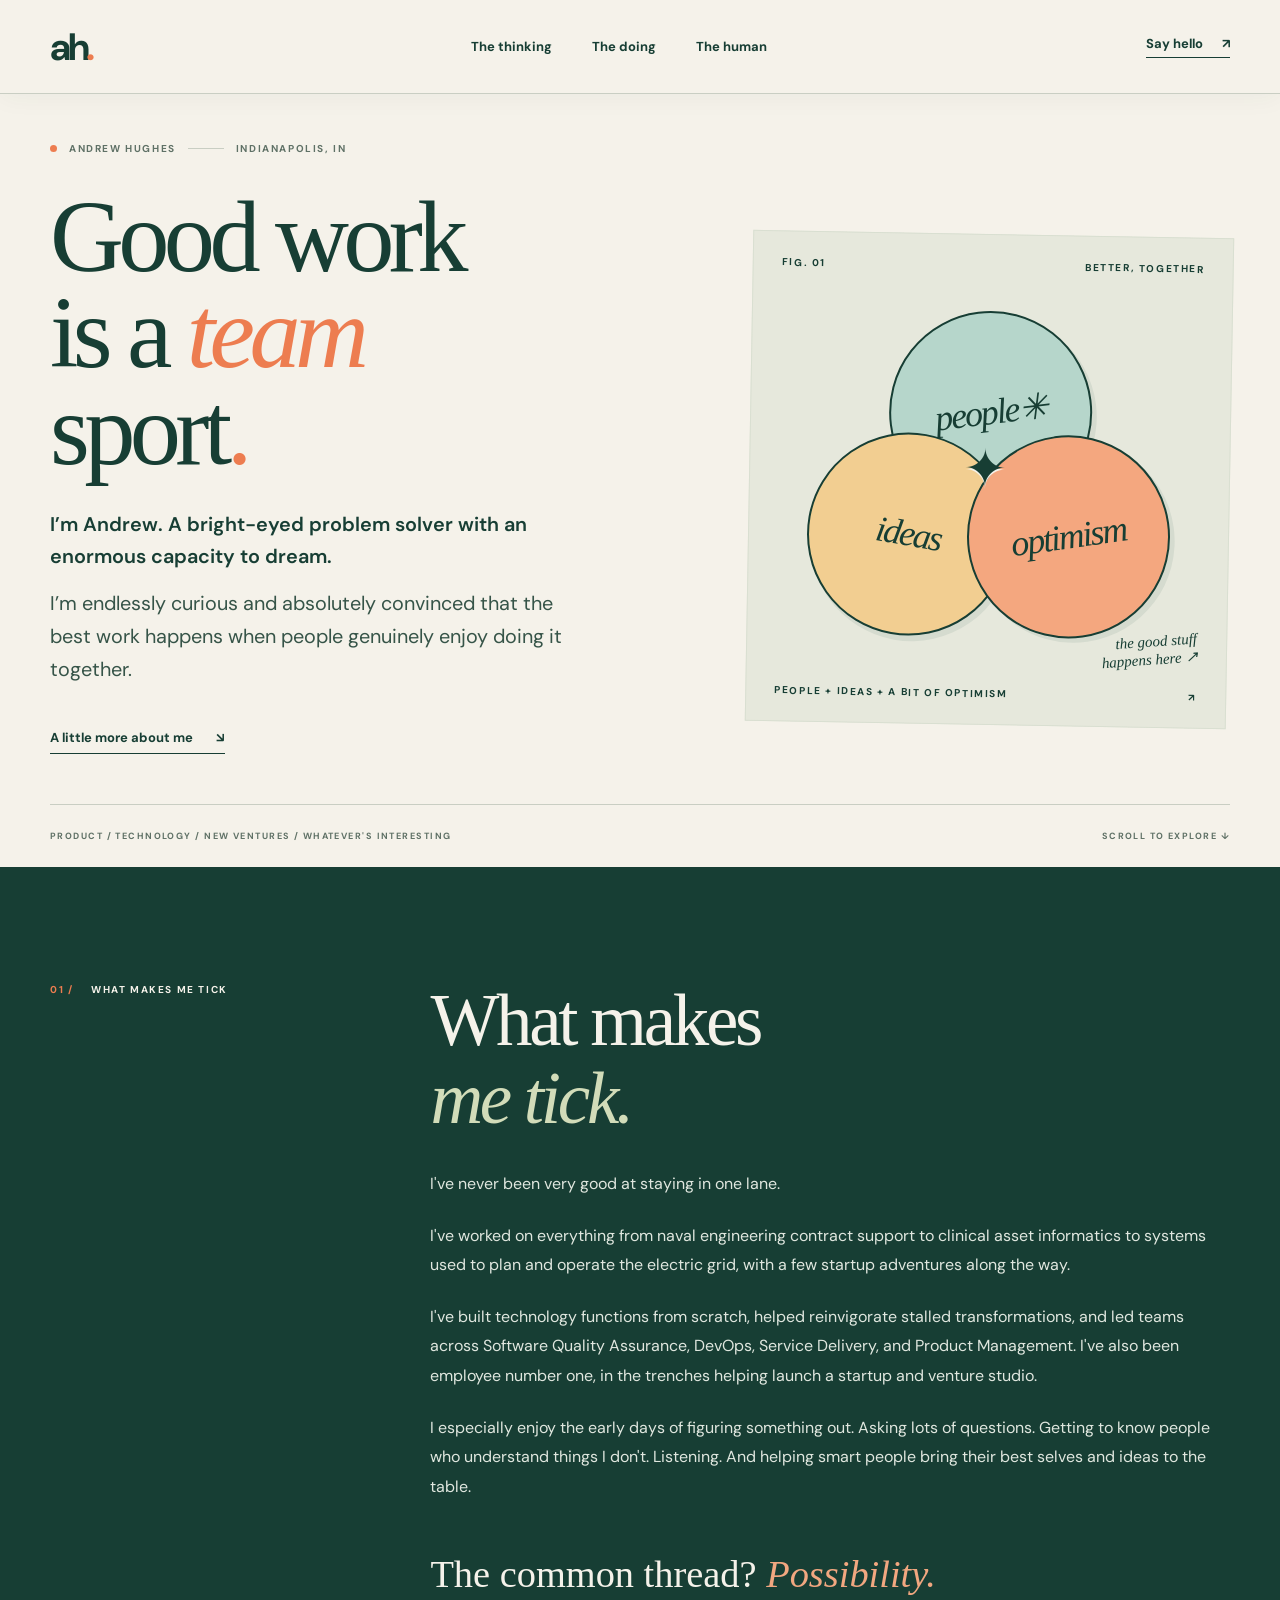
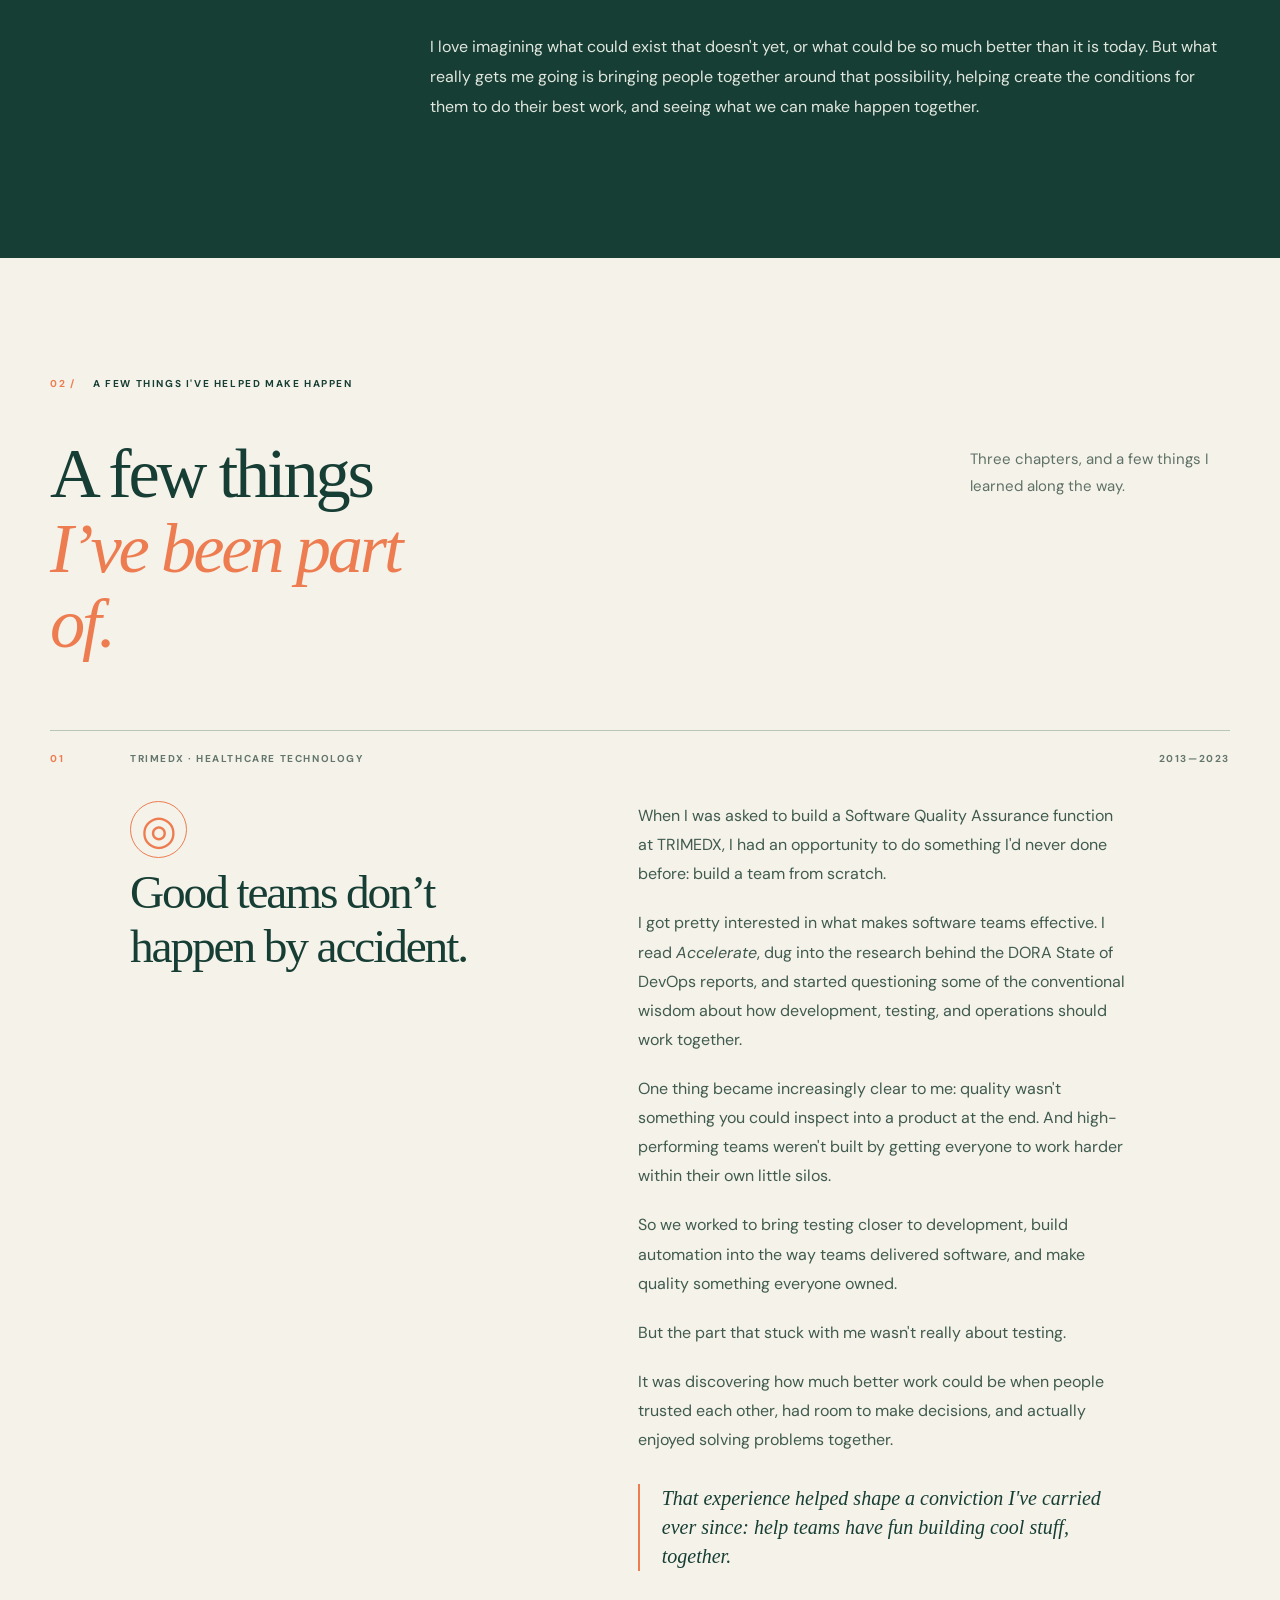
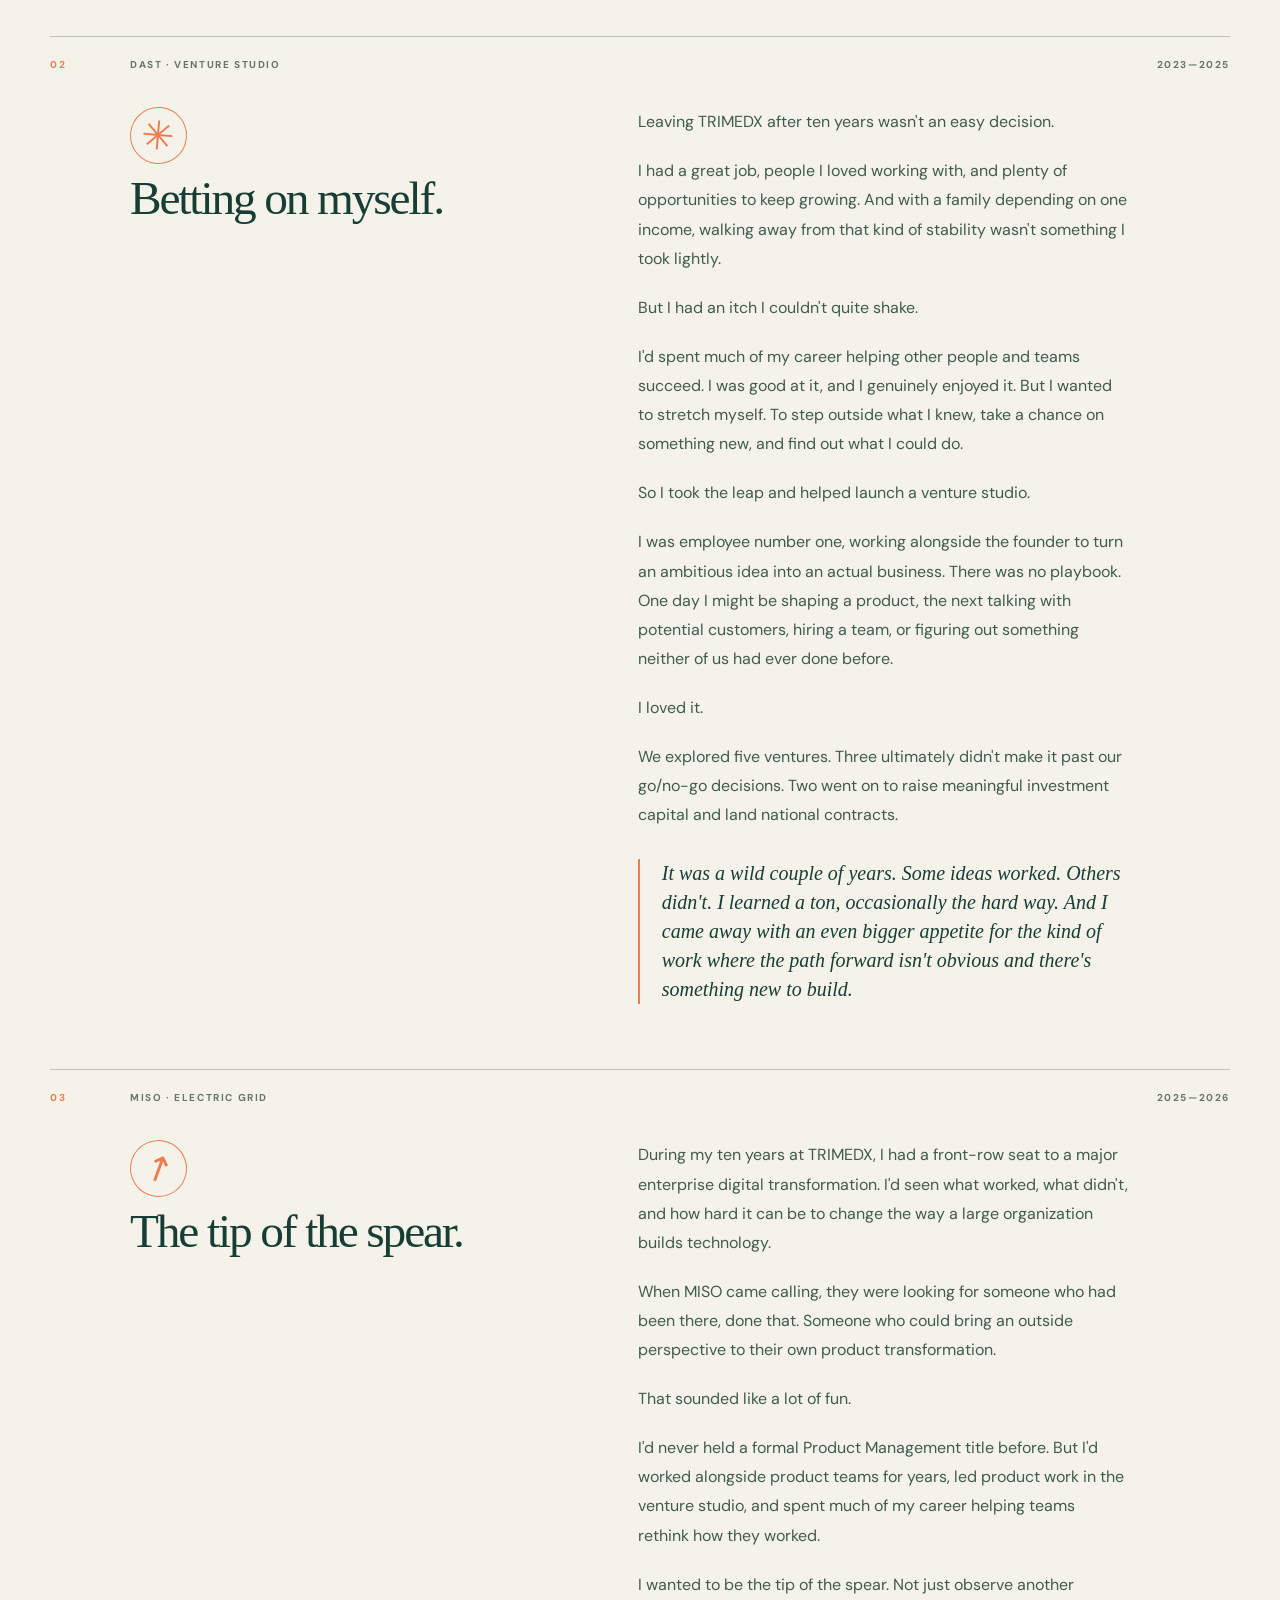
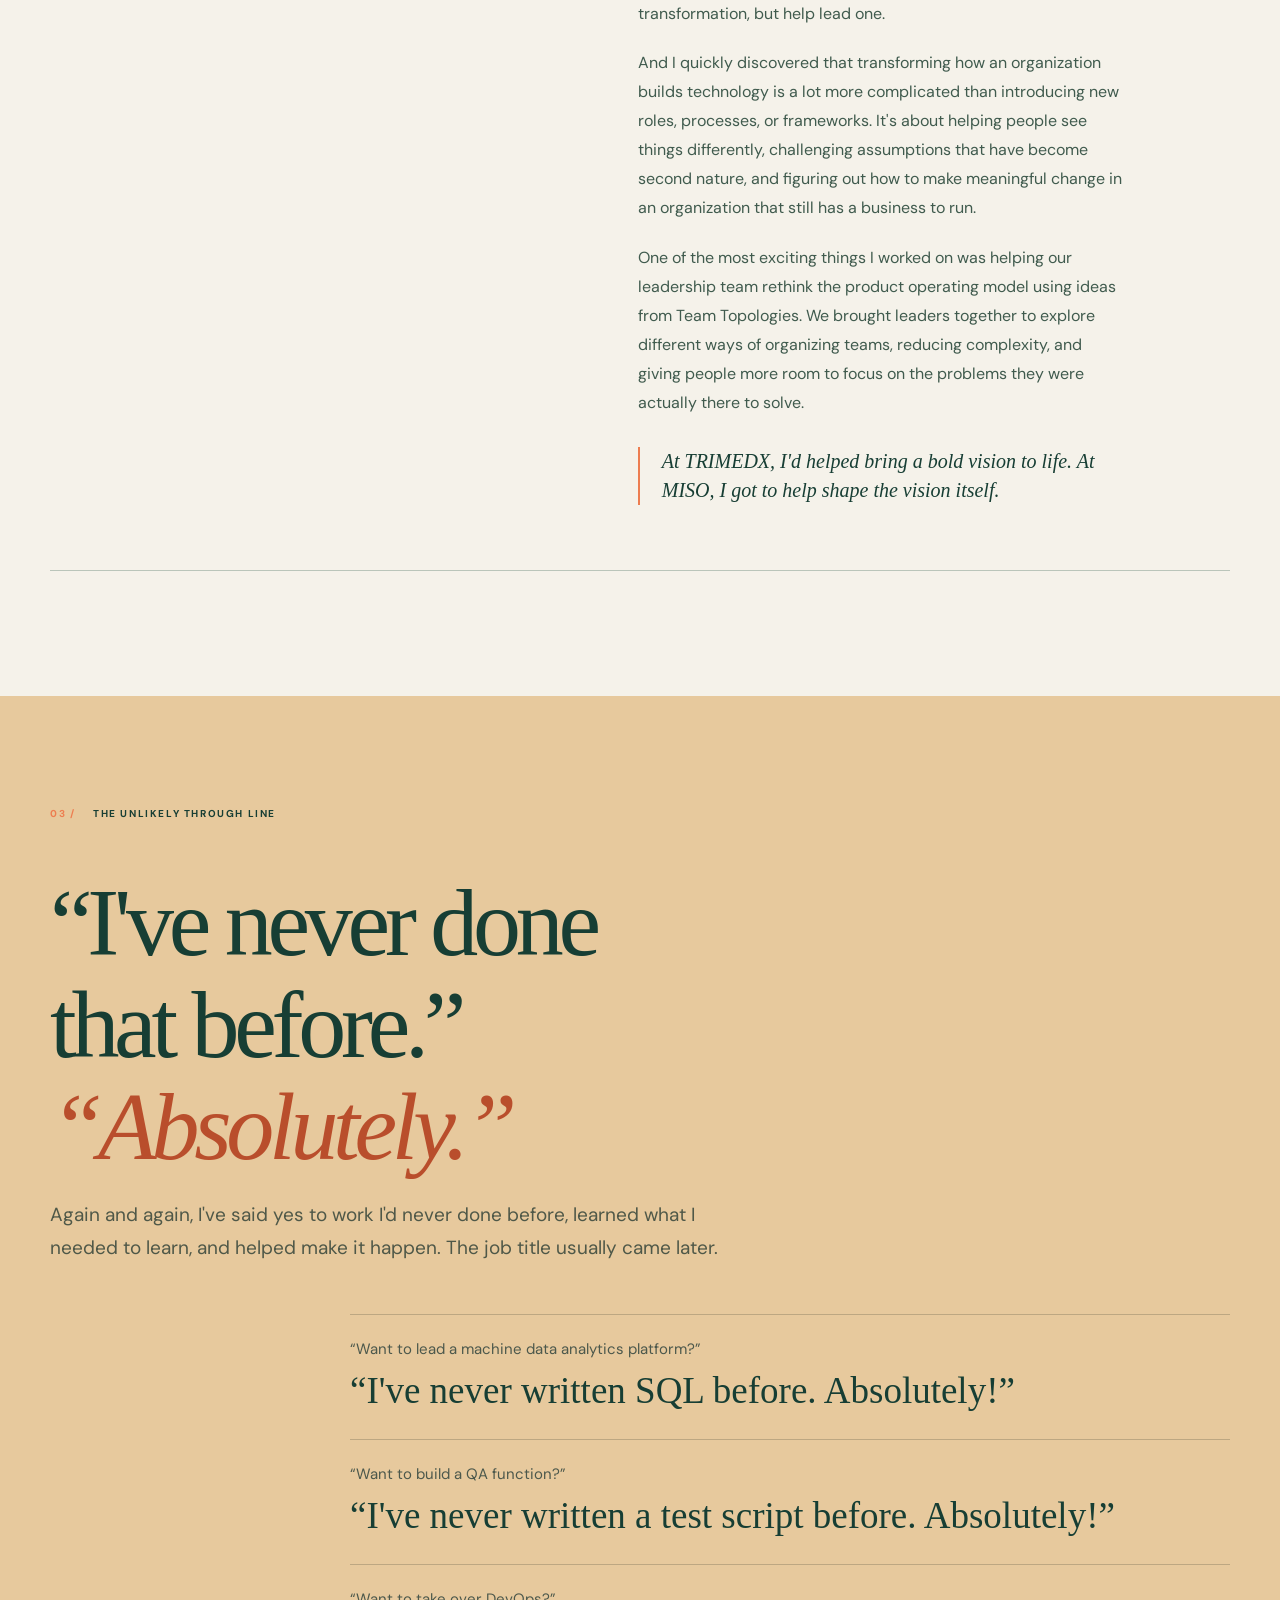
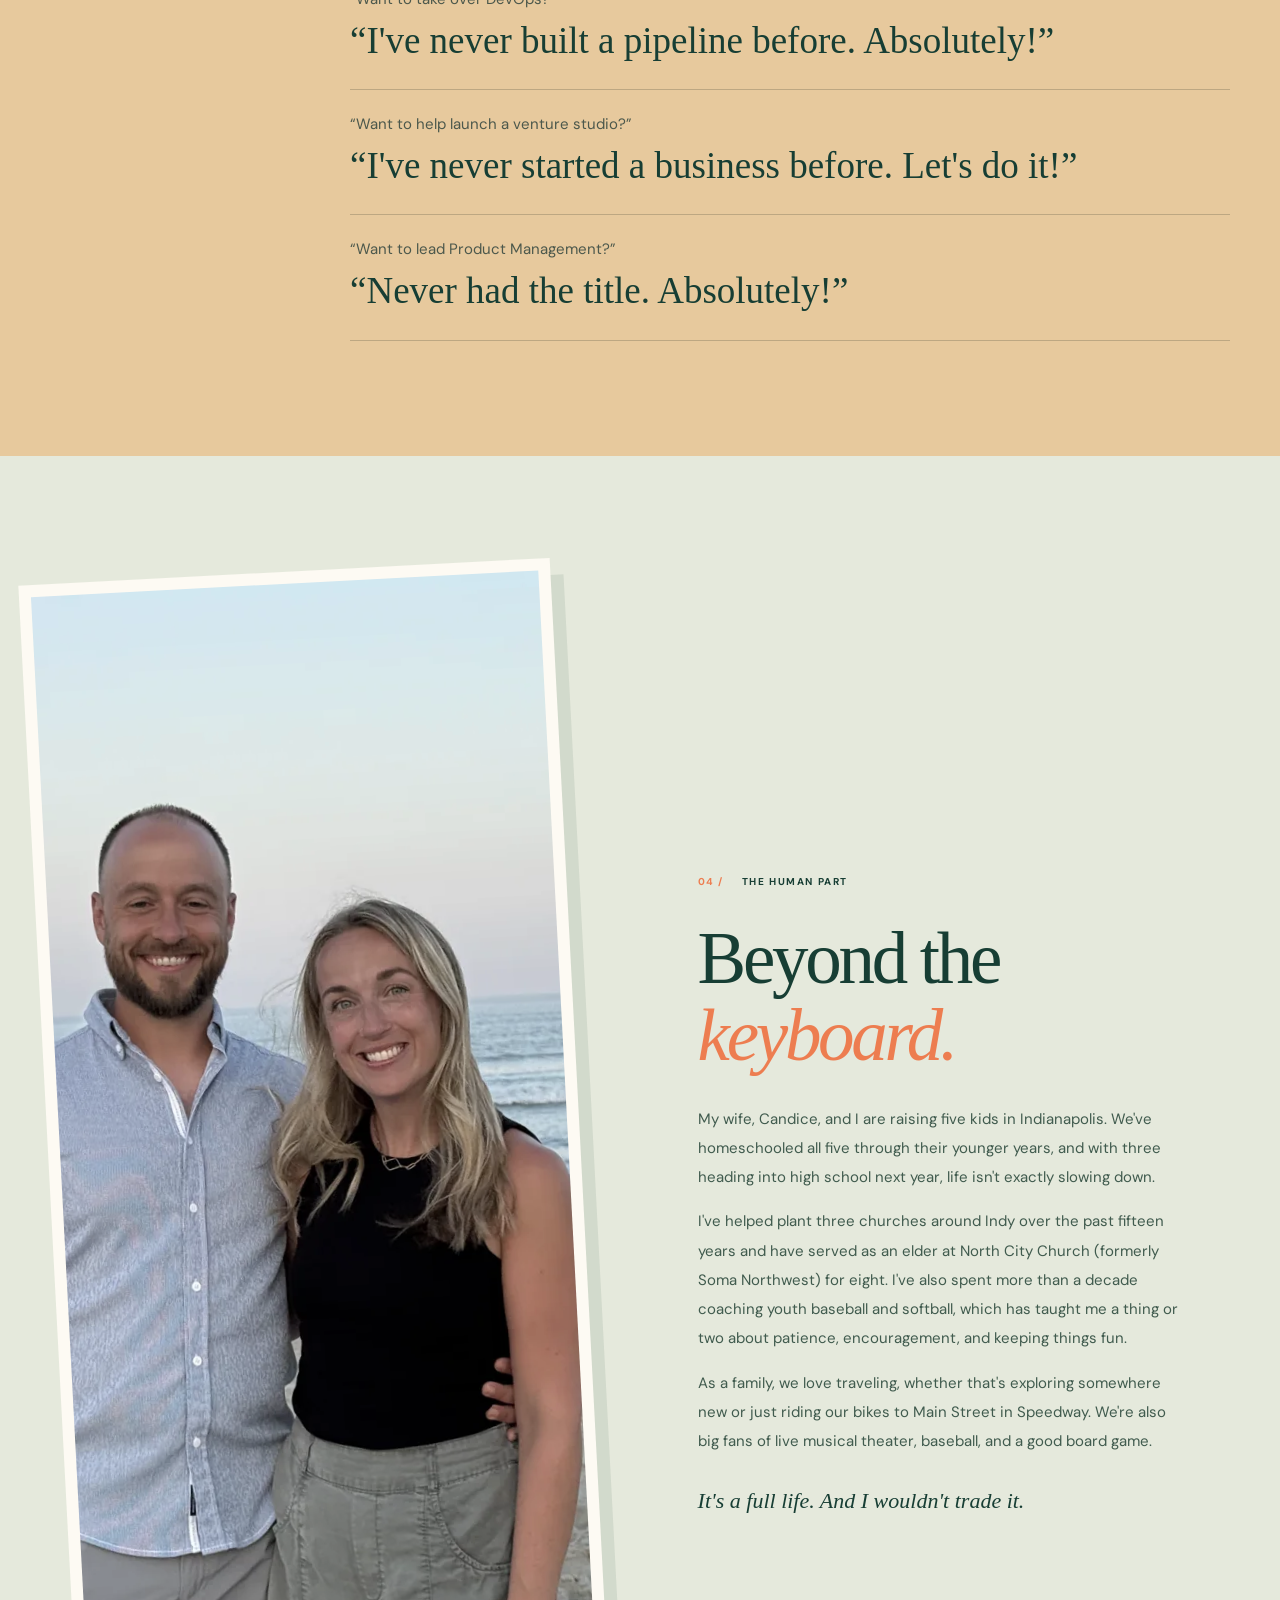
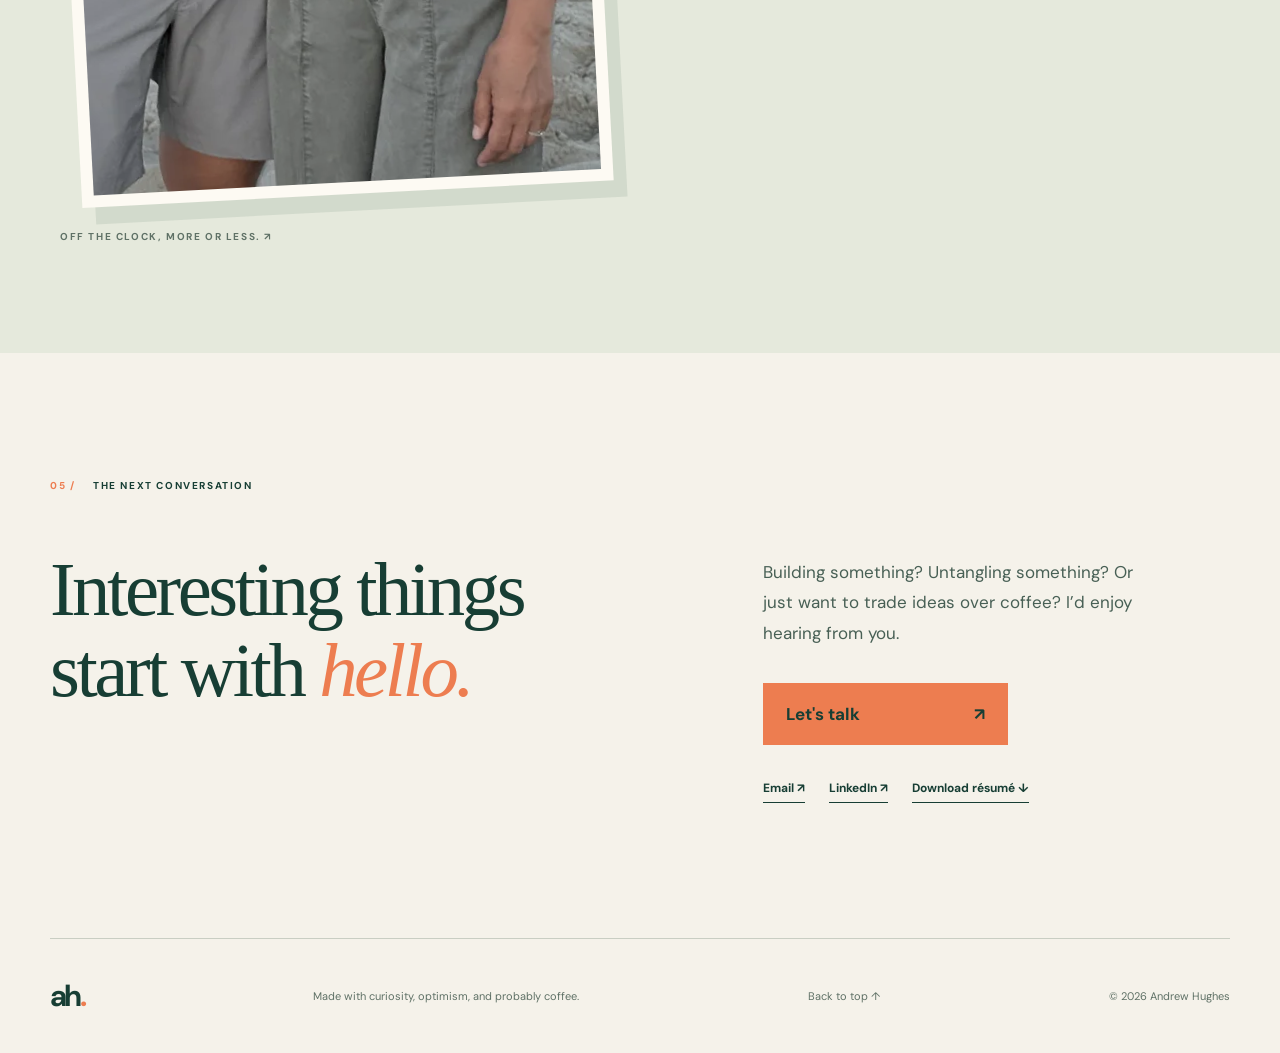
<file: hiimandrew-github-upload/index.html>
<!DOCTYPE html>

<html lang="en">
<head>
<meta charset="utf-8"/>
<meta content="width=device-width, initial-scale=1" name="viewport"/>
<meta content="#f5f2ea" name="theme-color"/>
<meta content="Andrew Hughes brings people together to solve interesting problems across product, technology, and new ventures. And tries to make the work fun along the way." name="description"/>
<meta content="website" property="og:type"/>
<meta content="Andrew Hughes — Good work is a team sport." property="og:title"/>
<meta content="I help teams have fun building cool stuff, together." property="og:description"/>
<meta content="assets/og-card.svg" property="og:image"/>
<title>Andrew Hughes — Good work is a team sport.</title>
<link href="assets/favicon.svg" rel="icon" type="image/svg+xml"/>
<link href="https://fonts.googleapis.com" rel="preconnect"/>
<link crossorigin="" href="https://fonts.gstatic.com" rel="preconnect"/>
<link href="https://fonts.googleapis.com/css2?family=DM+Sans:wght@400;500;600;700&amp;family=Fraunces:opsz,wght,SOFT,WONK@9..144,400,0,1;9..144,500,0,1;9..144,600,0,1&amp;display=swap" rel="stylesheet"/>
<link href="styles.css" rel="stylesheet"/>
<script defer="" src="script.js"></script>
<noscript><style>.yes-item{opacity:1;transform:none}</style></noscript></head>
<body>
<a class="skip" href="#main">Skip to content</a>
<header class="site-header" id="top">
<a aria-label="Andrew Hughes, home" class="wordmark" href="#top">ah<span class="orange-dot">.</span></a>
<nav aria-label="Main navigation" class="nav">
<a href="#about">The thinking</a>
<a href="#stories">The doing</a>
<a href="#human">The human</a>
</nav>
<a class="header-contact" href="mailto:andrewhhughes@gmail.com">Say hello <span aria-hidden="true">↗</span></a>
</header>
<main id="main">
<section aria-labelledby="hero-heading" class="hero section-wrap">
<div class="hero-kicker"><span aria-hidden="true" class="status-dot"></span> ANDREW HUGHES <span class="kicker-rule"></span> INDIANAPOLIS, IN</div>
<div class="hero-grid">
<div class="hero-copy">
<h1 id="hero-heading">Good work<br/>is a <em>team</em><br/>sport<span class="hero-period">.</span></h1>
<div class="hero-intro"><p>I’m Andrew. A bright-eyed problem solver with an enormous capacity to dream.</p><p>I’m endlessly curious and absolutely convinced that the best work happens when people genuinely enjoy doing it together.</p></div>
<a class="text-link hero-link" href="#about">A little more about me <span aria-hidden="true">↘</span></a>
</div>
<aside aria-label="A playful diagram of people, ideas, and optimism coming together" class="hero-art">
<div class="art-topline"><span>FIG. 01</span><span>BETTER, TOGETHER</span></div>
<div aria-label="Three playful overlapping circles labeled People, Ideas, and Optimism, coming together around a small spark" class="idea-art" role="img"><span class="idea-circle people">people<span aria-hidden="true" class="mini-star">✳</span></span><span class="idea-circle ideas">ideas</span><span class="idea-circle optimism">optimism</span><span aria-hidden="true" class="idea-spark">✦</span><span class="idea-note">the good stuff<br/>happens here ↗</span></div>
<div class="art-bottomline"><span>PEOPLE + IDEAS + A BIT OF OPTIMISM</span><span>↗</span></div>
</aside>
</div>
<div class="hero-footer"><span>PRODUCT / TECHNOLOGY / NEW VENTURES / WHATEVER'S INTERESTING</span><span>SCROLL TO EXPLORE ↓</span></div>
</section>
<section aria-labelledby="about-heading" class="manifesto" id="about">
<div class="section-wrap manifesto-inner">
<div class="section-label"><span class="section-number">01 /</span> WHAT MAKES ME TICK</div>
<div class="manifesto-copy"><h2 id="about-heading">What makes<br/><em>me tick.</em></h2><div class="manifesto-prose"><p>I've never been very good at staying in one lane.</p><p>I've worked on everything from naval engineering contract support to clinical asset informatics to systems used to plan and operate the electric grid, with a few startup adventures along the way.</p><p>I've built technology functions from scratch, helped reinvigorate stalled transformations, and led teams across Software Quality Assurance, DevOps, Service Delivery, and Product Management. I've also been employee number one, in the trenches helping launch a startup and venture studio.</p><p>I especially enjoy the early days of figuring something out. Asking lots of questions. Getting to know people who understand things I don't. Listening. And helping smart people bring their best selves and ideas to the table.</p><p class="thread">The common thread? <em>Possibility.</em></p><p>I love imagining what could exist that doesn't yet, or what could be so much better than it is today. But what really gets me going is bringing people together around that possibility, helping create the conditions for them to do their best work, and seeing what we can make happen together.</p></div></div>
</div>
</section>
<section aria-labelledby="stories-heading" class="stories section-wrap" id="stories">
<div class="section-head">
<div class="section-label"><span class="section-number">02 /</span> A FEW THINGS I'VE HELPED MAKE HAPPEN</div>
<h2 id="stories-heading">A few things<br/><em>I’ve been part of.</em></h2>
<p>Three chapters, and a few things I learned along the way.</p>
</div>
<div class="story-list">



<article class="story">
<div class="story-meta"><span class="story-index">01</span><span>TRIMEDX · HEALTHCARE TECHNOLOGY</span><span>2013—2023</span></div>
<div class="story-content"><div><div aria-hidden="true" class="story-symbol hands">◎</div><h3>Good teams don’t happen by accident.</h3></div><div class="story-body"><p>When I was asked to build a Software Quality Assurance function at TRIMEDX, I had an opportunity to do something I'd never done before: build a team from scratch.</p><p>I got pretty interested in what makes software teams effective. I read <em>Accelerate</em>, dug into the research behind the DORA State of DevOps reports, and started questioning some of the conventional wisdom about how development, testing, and operations should work together.</p><p>One thing became increasingly clear to me: quality wasn't something you could inspect into a product at the end. And high-performing teams weren't built by getting everyone to work harder within their own little silos.</p><p>So we worked to bring testing closer to development, build automation into the way teams delivered software, and make quality something everyone owned.</p><p>But the part that stuck with me wasn't really about testing.</p><p>It was discovering how much better work could be when people trusted each other, had room to make decisions, and actually enjoyed solving problems together.</p><p class="story-aside">That experience helped shape a conviction I've carried ever since: help teams have fun building cool stuff, together.</p></div></div>
</article><article class="story">
<div class="story-meta"><span class="story-index">02</span><span>DAST · VENTURE STUDIO</span><span>2023—2025</span></div>
<div class="story-content"><div><div aria-hidden="true" class="story-symbol bulb">✳</div><h3>Betting on myself.</h3></div><div class="story-body"><p>Leaving TRIMEDX after ten years wasn't an easy decision.</p><p>I had a great job, people I loved working with, and plenty of opportunities to keep growing. And with a family depending on one income, walking away from that kind of stability wasn't something I took lightly.</p><p>But I had an itch I couldn't quite shake.</p><p>I'd spent much of my career helping other people and teams succeed. I was good at it, and I genuinely enjoyed it. But I wanted to stretch myself. To step outside what I knew, take a chance on something new, and find out what I could do.</p><p>So I took the leap and helped launch a venture studio.</p><p>I was employee number one, working alongside the founder to turn an ambitious idea into an actual business. There was no playbook. One day I might be shaping a product, the next talking with potential customers, hiring a team, or figuring out something neither of us had ever done before.</p><p>I loved it.</p><p>We explored five ventures. Three ultimately didn't make it past our go/no-go decisions. Two went on to raise meaningful investment capital and land national contracts.</p><p class="story-aside">It was a wild couple of years. Some ideas worked. Others didn't. I learned a ton, occasionally the hard way. And I came away with an even bigger appetite for the kind of work where the path forward isn't obvious and there's something new to build.</p></div></div>
</article><article class="story">
<div class="story-meta"><span class="story-index">03</span><span>MISO · ELECTRIC GRID</span><span>2025—2026</span></div>
<div class="story-content"><div><div aria-hidden="true" class="story-symbol">↗</div><h3>The tip of the spear.</h3></div><div class="story-body"><p>During my ten years at TRIMEDX, I had a front-row seat to a major enterprise digital transformation. I'd seen what worked, what didn't, and how hard it can be to change the way a large organization builds technology.</p><p>When MISO came calling, they were looking for someone who had been there, done that. Someone who could bring an outside perspective to their own product transformation.</p><p>That sounded like a lot of fun.</p><p>I'd never held a formal Product Management title before. But I'd worked alongside product teams for years, led product work in the venture studio, and spent much of my career helping teams rethink how they worked.</p><p>I wanted to be the tip of the spear. Not just observe another transformation, but help lead one.</p><p>And I quickly discovered that transforming how an organization builds technology is a lot more complicated than introducing new roles, processes, or frameworks. It's about helping people see things differently, challenging assumptions that have become second nature, and figuring out how to make meaningful change in an organization that still has a business to run.</p><p>One of the most exciting things I worked on was helping our leadership team rethink the product operating model using ideas from Team Topologies. We brought leaders together to explore different ways of organizing teams, reducing complexity, and giving people more room to focus on the problems they were actually there to solve.</p><p class="story-aside">At TRIMEDX, I'd helped bring a bold vision to life. At MISO, I got to help shape the vision itself.</p></div></div>
</article></div>
</section>
<section aria-labelledby="absolutely-heading" class="absolutely"><div class="section-wrap"><div class="section-label"><span class="section-number">03 /</span> THE UNLIKELY THROUGH LINE</div><h2 id="absolutely-heading">“I've never done<br/>that before.”<br/><em>“Absolutely.”</em></h2><p class="absolutely-sub">Again and again, I've said yes to work I'd never done before, learned what I needed to learn, and helped make it happen. The job title usually came later.</p><div class="yes-list"><div class="yes-item"><p>“Want to lead a machine data analytics platform?”</p><strong>“I've never written SQL before. Absolutely!”</strong></div><div class="yes-item"><p>“Want to build a QA function?”</p><strong>“I've never written a test script before. Absolutely!”</strong></div><div class="yes-item"><p>“Want to take over DevOps?”</p><strong>“I've never built a pipeline before. Absolutely!”</strong></div><div class="yes-item"><p>“Want to help launch a venture studio?”</p><strong>“I've never started a business before. Let's do it!”</strong></div><div class="yes-item"><p>“Want to lead Product Management?”</p><strong>“Never had the title. Absolutely!”</strong></div></div></div></section><section aria-labelledby="human-heading" class="human" id="human">
<div class="section-wrap human-grid">
<div class="human-photo-block"><div class="photo-frame"><img alt="Andrew and Candice smiling together at the beach" height="1200" loading="lazy" src="assets/andrew-candice.webp" width="1600"/></div><span class="photo-caption">OFF THE CLOCK, MORE OR LESS. ↗</span></div>
<div class="human-content"><div class="section-label"><span class="section-number">04 /</span> THE HUMAN PART</div><h2 id="human-heading">Beyond the<br/><em>keyboard.</em></h2><p>My wife, Candice, and I are raising five kids in Indianapolis. We've homeschooled all five through their younger years, and with three heading into high school next year, life isn't exactly slowing down.</p><p>I've helped plant three churches around Indy over the past fifteen years and have served as an elder at North City Church (formerly Soma Northwest) for eight. I've also spent more than a decade coaching youth baseball and softball, which has taught me a thing or two about patience, encouragement, and keeping things fun.</p><p>As a family, we love traveling, whether that's exploring somewhere new or just riding our bikes to Main Street in Speedway. We're also big fans of live musical theater, baseball, and a good board game.</p><p class="handnote">It's a full life. And I wouldn't trade it.</p></div>
</div>
</section>
<section aria-labelledby="contact-heading" class="contact section-wrap" id="contact">
<div class="section-label"><span class="section-number">05 /</span> THE NEXT CONVERSATION</div>
<div class="contact-grid"><h2 id="contact-heading">Interesting things<br/>start with <em>hello.</em></h2><div class="contact-right"><p>Building something? Untangling something? Or just want to trade ideas over coffee? I’d enjoy hearing from you.</p><a class="email-cta" href="mailto:andrewhhughes@gmail.com?subject=Hello%2C%20Andrew">Let's talk <span aria-hidden="true">↗</span></a><div class="contact-links"><a href="mailto:andrewhhughes@gmail.com">Email ↗</a><a href="https://www.linkedin.com/in/andrewhhughes/" rel="noopener noreferrer" target="_blank">LinkedIn ↗</a><a download="" href="assets/Andrew-Hughes-Professional-Introduction.pdf">Download résumé ↓</a></div></div></div>
</section>
</main>
<footer class="footer section-wrap"><span class="footer-logo">ah<span class="orange-dot">.</span></span><p>Made with curiosity, optimism, and probably coffee.</p><a href="#top">Back to top ↑</a><span class="copyright">© <span id="year">2026</span> Andrew Hughes</span></footer>
</body>
</html>
</file>
<file: hiimandrew-github-upload/styles.css>
:root{--paper:#f5f2ea;--ink:#173e34;--green:#204e40;--orange:#ed7d50;--line:#c9cec3;--muted:#5f7166;--cream:#fdfaf3;--lime:#d8e0d0;--serif:'Fraunces',Georgia,serif;--sans:'DM Sans',Arial,sans-serif}*{box-sizing:border-box}html{scroll-behavior:smooth}body{margin:0;background:var(--paper);color:var(--ink);font-family:var(--sans);-webkit-font-smoothing:antialiased}::selection{background:#edab8c;color:#173e34}a{color:inherit}a:focus-visible{outline:2px solid var(--orange);outline-offset:5px}img{max-width:100%;display:block}.section-wrap{width:min(100% - 100px,1350px);margin-inline:auto}.skip{position:absolute;top:-70px;left:20px;z-index:100;background:white;padding:12px}.skip:focus{top:10px}.site-header{height:94px;display:flex;align-items:center;justify-content:space-between;border-bottom:1px solid var(--line);padding:0 max(50px,calc((100% - 1350px)/2));gap:32px}.wordmark,.footer-logo{text-decoration:none;letter-spacing:-.09em;font-weight:700;font-size:38px;line-height:1}.orange-dot{color:var(--orange)}.nav{display:flex;gap:40px}.nav a,.header-contact{font-size:13px;font-weight:700;text-decoration:none;transition:color .2s}.nav a:hover,.header-contact:hover{color:var(--orange)}.header-contact{border-bottom:1px solid currentColor;padding-bottom:5px}.header-contact span{margin-left:16px}.hero{padding-top:48px}.hero-kicker,.section-label,.hero-footer,.art-topline,.art-bottomline,.story-meta,.photo-caption{font-size:10px;font-weight:700;letter-spacing:.16em}.hero-kicker{display:flex;align-items:center;gap:12px;color:var(--muted)}.status-dot{width:7px;height:7px;background:var(--orange);border-radius:50%}.kicker-rule{width:36px;height:1px;background:var(--line)}.hero-grid{display:grid;grid-template-columns:1.16fr .84fr;gap:35px;min-height:590px;align-items:center}.hero-copy{padding:34px 0 50px}.hero h1{font-family:var(--serif);font-size:clamp(74px,8vw,132px);font-weight:500;letter-spacing:-.082em;line-height:.94;margin:0 0 30px}.hero h1 em,.manifesto h2 em,.section-head h2 em,.human h2 em,.contact h2 em{font-weight:400;color:var(--orange)}.hero-period{color:var(--orange)}.hero-philosophy{font-weight:700;font-size:clamp(17px,1.7vw,24px);letter-spacing:-.035em;margin:0 0 17px}.hero-summary{font-size:15px;line-height:1.8;max-width:510px;color:#3f594f;margin:0}.text-link{display:inline-flex;gap:23px;align-items:center;text-decoration:none;font-size:13px;font-weight:700;border-bottom:1px solid var(--ink);padding-bottom:7px}.hero-link{margin-top:30px}.text-link span{transition:transform .25s}.text-link:hover span{transform:translate(3px,3px)}.hero-art{aspect-ratio:.98;background:#e6e8dc;border:1px solid #d9dfd1;display:flex;flex-direction:column;justify-content:space-between;padding:24px 28px;transform:rotate(2deg);transition:transform .6s cubic-bezier(.2,.8,.2,1);max-width:505px;justify-self:end;width:100%}.hero-art:hover{transform:rotate(0)}.art-topline,.art-bottomline{display:flex;justify-content:space-between;gap:12px}.connection-art{width:100%;max-height:380px;color:var(--ink)}.art-rotate{transform-origin:220px 220px;animation:drift 15s ease-in-out infinite alternate}@keyframes drift{to{transform:rotate(14deg)}}.hero-footer{min-height:63px;display:flex;align-items:center;justify-content:space-between;gap:16px;border-top:1px solid var(--line);color:var(--muted);font-size:9px}.manifesto{background:var(--ink);color:var(--paper);padding:115px 0 115px}.manifesto-inner{display:grid;grid-template-columns:28% 1fr;gap:50px}.section-label{line-height:1.6}.section-number{color:var(--orange);margin-right:14px}.manifesto h2,.section-head h2,.human h2,.contact h2{font-family:var(--serif);font-size:clamp(46px,5.7vw,86px);font-weight:400;letter-spacing:-.075em;line-height:1.06;margin:0}.manifesto h2 em{color:#d2dcb9}.manifesto-lead{font-size:21px;letter-spacing:-.035em;margin:32px 0 30px;color:#e7dfcc}.manifesto-columns{display:grid;grid-template-columns:1fr 1fr;gap:42px;max-width:800px}.manifesto-columns p{font-size:15px;line-height:1.95;color:#d0dad1;margin:0}.scribble{font-family:var(--serif);font-style:italic;color:#f2b78f;font-size:24px;transform:rotate(-5deg);width:max-content;margin:39px 0 0 auto}.scribble svg{display:block;width:130px;height:34px;margin-left:28px}.stories{padding-top:118px;padding-bottom:125px}.section-head{display:grid;grid-template-columns:1fr 2fr;column-gap:40px;align-items:start;margin-bottom:70px}.section-head .section-label{grid-column:1/3;margin-bottom:44px}.section-head h2{font-size:clamp(48px,5.5vw,80px)}.section-head p{justify-self:end;max-width:260px;font-size:15px;line-height:1.8;color:var(--muted);margin-top:10px}.story{border-top:1px solid #bac5ba;padding:21px 0 65px}.story:last-child{border-bottom:1px solid #bac5ba}.story-meta{display:grid;grid-template-columns:60px 1fr auto;gap:20px;color:#64766b}.story-index{color:var(--orange)}.story-content{display:grid;grid-template-columns:1fr 1fr;gap:70px;margin:36px 0 0 80px}.story h3{font-family:var(--serif);font-weight:400;font-size:clamp(39px,4.4vw,65px);line-height:1.13;letter-spacing:-.067em;margin:8px 0 0}.story-symbol{width:57px;height:57px;border:1px solid var(--orange);border-radius:50%;color:var(--orange);font-family:var(--serif);font-size:35px;display:flex;align-items:center;justify-content:center;transform:rotate(-25deg)}.story-symbol.bulb{font-family:var(--sans);font-size:40px;transform:rotate(5deg)}.story-symbol.hands{font-size:41px;transform:rotate(0deg)}.story-body{max-width:490px}.story-body p{font-size:15px;line-height:1.92;margin:0 0 20px;color:#405b4e}.story-body .story-aside{font-family:var(--serif);font-size:21px;line-height:1.45;font-style:italic;color:var(--ink);margin:30px 0 0;padding-left:22px;border-left:2px solid var(--orange)}.human{background:#e5e9dc;padding:115px 0 110px}.human-grid{display:grid;grid-template-columns:1fr 1fr;gap:clamp(55px,9vw,135px);align-items:center}.human-photo-block{position:relative}.photo-frame{padding:12px;background:var(--cream);transform:rotate(-3deg);box-shadow:13px 17px 0 rgba(30,70,49,.09);transition:transform .45s}.photo-frame:hover{transform:rotate(0deg)}.photo-frame img{aspect-ratio:4/4.1;object-fit:cover;object-position:center;filter:saturate(.81)}.photo-caption{display:block;margin:35px 0 0 10px;color:var(--muted)}.human h2{margin:30px 0}.human-content>p{font-size:15px;line-height:1.95;max-width:480px;color:#405b4e}.human-tags{display:flex;flex-wrap:wrap;gap:9px;max-width:480px;margin-top:28px}.human-tags span{border:1px solid #aab9a9;border-radius:100px;padding:10px 14px;font-size:11px;font-weight:700}.human-content .handnote{font-family:var(--serif);font-size:23px;font-style:italic;line-height:1.4;color:var(--ink);margin-top:30px}.contact{padding-top:125px;padding-bottom:135px}.contact-grid{display:grid;grid-template-columns:1.15fr .85fr;gap:80px;margin-top:55px}.contact h2{font-size:clamp(58px,6vw,88px)}.contact-right{padding-top:8px}.contact-right>p{font-size:17px;line-height:1.8;max-width:400px;margin:0 0 35px;color:#486055}.email-cta{display:flex;align-items:center;justify-content:space-between;gap:60px;background:var(--orange);color:var(--ink);width:max-content;min-width:245px;padding:20px 23px;font-weight:700;text-decoration:none;font-size:17px;transition:transform .2s,background .2s}.email-cta:hover{transform:translateY(-3px);background:#f3a276}.contact-links{display:flex;gap:24px;flex-wrap:wrap;margin-top:35px}.contact-links a,.placeholder-link{font-size:12px;font-weight:700;text-decoration:none;border-bottom:1px solid var(--ink);padding-bottom:6px}.placeholder-link{opacity:.55;border-bottom-style:dotted}.placeholder-link small{font-size:10px;font-weight:400}.footer{border-top:1px solid var(--line);display:flex;gap:28px;align-items:center;justify-content:space-between;min-height:115px}.footer-logo{font-size:30px}.footer p,.footer>a,.copyright{font-size:11px;color:var(--muted)}.footer>a{text-decoration:none}.footer>a:hover{color:var(--orange)}@media(max-width:1050px){.section-wrap{width:min(100% - 64px,1350px)}.site-header{padding:0 32px}.hero-grid{min-height:540px}.hero h1{font-size:clamp(69px,8.3vw,98px)}.story-content{gap:35px;margin-left:40px}.human-grid{gap:55px}}@media(max-width:750px){.section-wrap{width:calc(100% - 40px)}.site-header{height:73px;padding:0 20px;gap:14px}.wordmark{font-size:32px}.nav{gap:15px}.nav a{font-size:10px}.nav a:nth-child(2){display:none}.header-contact{font-size:11px}.header-contact span{margin-left:3px}.hero{padding-top:35px}.hero-grid{display:flex;flex-direction:column;align-items:stretch;gap:0}.hero-copy{padding:45px 0 37px}.hero h1{font-size:clamp(62px,13.8vw,105px);margin-bottom:28px}.hero-philosophy{font-size:19px}.hero-summary{font-size:14px}.hero-art{width:82%;max-width:410px;align-self:center;margin:15px auto 47px;transform:rotate(3deg)}.hero-footer{font-size:8px;align-items:flex-start;padding:17px 0;line-height:1.8}.hero-footer span:first-child{max-width:65%}.manifesto{padding:80px 0}.manifesto-inner{display:block}.manifesto h2{margin-top:34px}.manifesto-lead{font-size:19px}.manifesto-columns{grid-template-columns:1fr;gap:18px}.manifesto-columns p{font-size:14px}.scribble{font-size:21px}.stories{padding:85px 0}.section-head{display:block;margin-bottom:45px}.section-head .section-label{margin-bottom:30px}.section-head h2{font-size:clamp(49px,10vw,78px)}.section-head p{max-width:350px;margin-top:20px}.story{padding-bottom:48px}.story-meta{grid-template-columns:30px 1fr auto;gap:9px;font-size:9px}.story-content{display:block;margin:30px 0 0 0}.story h3{font-size:clamp(40px,9vw,67px);margin-bottom:25px}.story-symbol{width:45px;height:45px;font-size:30px}.story-body p{font-size:14px;line-height:1.84}.story-body .story-aside{font-size:20px;margin-top:22px}.human{padding:80px 0}.human-grid{display:flex;flex-direction:column;align-items:stretch;gap:65px}.human-photo-block{max-width:500px;margin:auto;width:90%}.human h2{font-size:clamp(54px,10vw,75px)}.human-content>p{font-size:14px}.contact{padding:85px 0}.contact-grid{display:block;margin-top:33px}.contact h2{font-size:clamp(51px,11vw,77px)}.contact-right{margin-top:26px}.contact-right>p{font-size:15px}.footer{padding:30px 0;gap:18px;flex-wrap:wrap;justify-content:space-between}.footer p{flex-basis:70%;line-height:1.5}.copyright{width:100%}}@media(max-width:370px){.nav a:nth-child(3){display:none}.hero h1{font-size:57px}.hero-art{width:95%}}@media(prefers-reduced-motion:reduce){html{scroll-behavior:auto}*,*::before,*::after{animation-duration:.01ms!important;transition-duration:.01ms!important}}

/* V2: wider, calmer display type and long-form editorial stories */
:root{--serif:Georgia,'Times New Roman',serif}
.hero h1{letter-spacing:-.055em;font-weight:400}
.manifesto h2,.section-head h2,.human h2,.contact h2,.story h3{letter-spacing:-.045em}
.hero-intro{max-width:540px}.hero-intro p{font-size:clamp(16px,1.55vw,21px);line-height:1.65;margin:0 0 14px;color:#365448}.hero-intro p:first-child{font-weight:600;color:var(--ink)}
.manifesto-prose{max-width:810px;margin-top:32px}.manifesto-prose p{font-size:16px;line-height:1.85;color:#e0e7df;margin:0 0 22px}.manifesto-prose .thread{font-family:var(--serif);font-size:clamp(27px,3vw,40px);color:var(--paper);margin-top:38px}.thread em{color:#f1a780}
.story-body p{font-size:16px;line-height:1.82}.story h3{font-size:clamp(36px,3.7vw,58px)}.story-content{grid-template-columns:.85fr 1.15fr}.story-body .story-aside{font-size:20px}
.absolutely{background:#e7c99d;padding:110px 0 115px}.absolutely h2{font-family:var(--serif);font-size:clamp(52px,7.5vw,112px);font-weight:400;letter-spacing:-.055em;line-height:1.06;margin:50px 0 22px}.absolutely h2 em{color:#b94e2c}.absolutely-sub{font-size:17px;margin-bottom:50px;color:#4f5848}.yes-list{max-width:880px;margin-left:auto}.yes-item{border-top:1px solid #bda782;padding:24px 0;opacity:.7;transform:translateY(12px);transition:opacity .65s,transform .65s}.yes-item:last-child{border-bottom:1px solid #bda782}.yes-item.visible{opacity:1;transform:none}.yes-item p{font-size:15px;margin:0 0 8px;color:#4c584c}.yes-item strong{font-family:var(--serif);font-weight:400;font-size:clamp(22px,3vw,37px);line-height:1.3}.human-content .handnote{font-size:22px}
@media(max-width:750px){.hero-intro p{font-size:16px}.manifesto-prose p{font-size:15px}.story-content{display:block}.story-body p{font-size:15px}.absolutely{padding:78px 0}.absolutely h2{font-size:clamp(48px,10vw,75px);margin-top:30px}.yes-item{padding:22px 0}.yes-item strong{font-size:24px}}
@media(prefers-reduced-motion:reduce){.yes-item{opacity:1;transform:none}}

/* Launch refinements */
.site-header{position:sticky;top:0;z-index:50;background:rgba(245,242,234,.96);backdrop-filter:blur(16px);-webkit-backdrop-filter:blur(16px);box-shadow:0 4px 24px rgba(23,62,52,.045)}
html{scroll-padding-top:105px}section[id]{scroll-margin-top:105px}
.hero-art{transform:rotate(1deg)}.hero-art:hover{transform:rotate(0deg)}
.idea-art{position:relative;aspect-ratio:1.13;min-height:290px;width:100%;margin:auto;isolation:isolate}
.idea-circle{position:absolute;display:flex;align-items:center;justify-content:center;border:2px solid var(--ink);border-radius:50%;width:48%;aspect-ratio:1;font-family:var(--serif);font-style:italic;font-size:clamp(24px,2.8vw,40px);letter-spacing:-.055em;box-shadow:4px 5px 0 rgba(23,62,52,.08)}
.idea-circle.people{top:5%;left:26%;background:#b6d6cb;transform:rotate(-8deg)}
.idea-circle.ideas{top:38%;left:7%;background:#f2ce91;transform:rotate(9deg)}
.idea-circle.optimism{top:38%;right:7%;background:#f4a77f;transform:rotate(-9deg)}
.idea-spark{position:absolute;top:47%;left:49%;transform:translate(-50%,-50%);z-index:4;font-size:52px;color:var(--ink);text-shadow:0 2px #f5f2ea}
.idea-note{position:absolute;bottom:0;right:0;font-family:var(--serif);font-style:italic;font-size:15px;line-height:1.2;text-align:right;transform:rotate(-5deg)}
.absolutely-sub{max-width:680px;line-height:1.7;font-size:19px}
@media(max-width:750px){.site-header{backdrop-filter:blur(12px);-webkit-backdrop-filter:blur(12px)}html{scroll-padding-top:83px}section[id]{scroll-margin-top:83px}.idea-art{min-height:240px}.idea-circle{font-size:clamp(22px,5.7vw,35px)}.idea-spark{font-size:40px}.idea-note{font-size:12px}.absolutely-sub{font-size:16px}}
</file>
